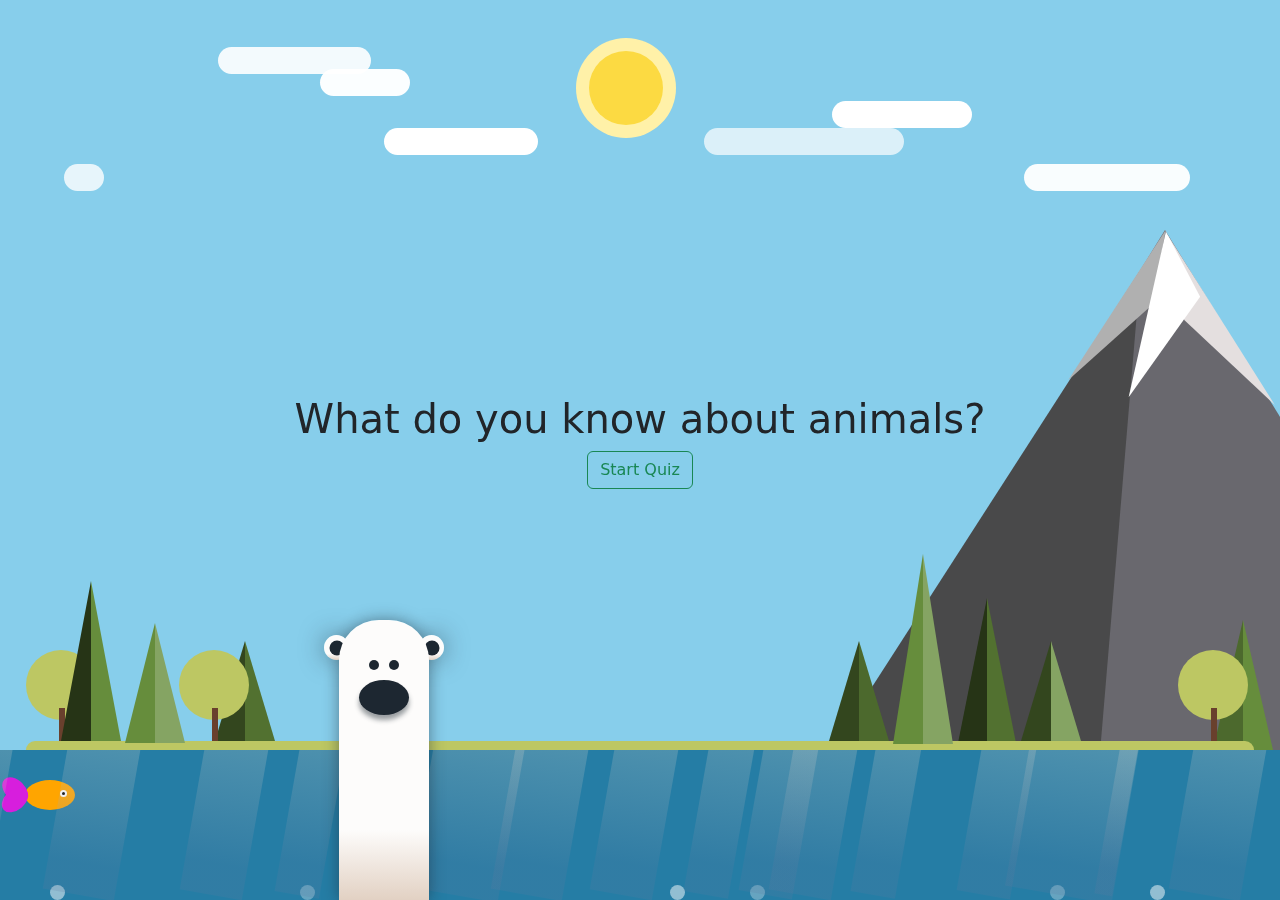
<file: index.html>
<!DOCTYPE html>
<html lang="en">
  <head>
    <title>Quiz</title>
    <meta charset="utf-8"> 
    <meta name="viewport" content="width=device-width, initial-scale=1">
    <link href="https://cdn.jsdelivr.net/npm/bootstrap@5.1.1/dist/css/bootstrap.min.css" rel="stylesheet">
   <script src="https://cdn.jsdelivr.net/npm/bootstrap@5.1.1/dist/js/bootstrap.bundle.min.js"></script>
   <link rel="stylesheet" href="style.css">
  </head>
  <body>

    <div class="skys">
        <div class="sun"></div>
        <div class="sky sky-1"></div>
        <div class="sky sky-2"></div>
        <div class="sky sky-3"></div>
        <div class="sky sky-4"></div>
        <div class="sky sky-5"></div>
        <div class="sky sky-6"></div>
        <div class="sky sky-7"></div>
    </div>  
    
    <div class="base"> 
        <div class="tree t-1"></div>
        <div class="tree t-2"></div>
        <div class="tree t-3"></div>
        <div class="tree t-16"></div>
        <div class="tree t-17"></div>
        <div class="tree t-18"></div>
        <div class="tree t-19"></div>
        <div class="tree t-20"></div>

        <div class="treeC tree-1"></div>
        <div class="treeC tree-2"></div>
        <div class="treeC tree-3"></div>
        <div class="mountain mountain-2"><div class="mountain-ice"></div></div>

        <div class="bear">
            <div class="ear is-left"></div>
            <div class="ear is-right"></div>
            <div class="body">
              <div class="eyes"></div>
              <div class="nose"></div>
            </div>
          </div>

        <div class="earth-top"></div>
			<div class="ocean">
				<div class="blue-ocean">
                    <div class="fish">
                        <div class="fish-body">
                          <div class="eye">
                            <div class="pupil"></div>
                          </div>
                        </div>
                        <div class="fin"></div>
                        <div class="fin fin-bottom"></div>
                    </div>
                    
                    <div class="bubbles bubble-1"></div>
                    <div class="bubbles bubble-5"></div>
                    <div class="bubbles bubble-2"></div>
                    <div class="bubbles bubble-6"></div>
                    <div class="bubbles bubble-3"></div>
                    <div class="bubbles bubble-7"></div>
                    <div class="bubbles bubble-4"></div>
                    <div class="bubbles bubble-8"></div>

					<div class="blue-ray"></div>
					<div class="blue-ray2"></div>
					<div class="blue-ray3"></div>
					<div class="blue-ray6"></div>
					<div class="blue-ray5"></div>
					<div class="blue-ray4"></div>
					<div class="blue-ray7"></div>
					<div class="blue-ray8"></div>
					<div class="blue-ray9"></div>
					<div class="blue-ray10"></div>
					<div class="blue-ray11"></div>
					<div class="blue-ray12"></div>
					<div class="blue-ray13"></div>
					<div class="blue-ray14"></div>
					<div class="blue-ray15"></div>
					<div class="blue-ray16"></div>
					<div class="blue-ray17"></div>
					<div class="blue-ray18"></div>
					<div class="blue-ray19"></div>
					<div class="blue-ray20"></div>	
					
				</div>	    
			</div>
		</div>
	</div>
    
      <div class="h-100 row align-items-center text-center">
        <div class="col d-flex flex-column zindex">
            <h1>What do you know about animals?</h1>
            <p>
                <a href="game.html" class="btn btn-outline-success row">Start Quiz</a>
            </p>
            
        </div>
      </div>

  </body>
</html>
</file>
<file: style.css>
html, body {
  height: 100%;
  margin: 0;
  background-color: #87CEEB;
}

.zindex {
    z-index: 100;
}

  .pyro > .before, .pyro > .after {
    position: absolute;
    width: 15px;
    height: 15px;
    border-radius: 50%;
    box-shadow: 0 0 #fff, 0 0 #fff, 0 0 #fff, 0 0 #fff, 0 0 #fff, 0 0 #fff, 0 0 #fff, 0 0 #fff, 0 0 #fff, 0 0 #fff, 0 0 #fff, 0 0 #fff, 0 0 #fff, 0 0 #fff, 0 0 #fff, 0 0 #fff, 0 0 #fff, 0 0 #fff, 0 0 #fff, 0 0 #fff, 0 0 #fff, 0 0 #fff, 0 0 #fff, 0 0 #fff, 0 0 #fff, 0 0 #fff, 0 0 #fff, 0 0 #fff, 0 0 #fff, 0 0 #fff, 0 0 #fff, 0 0 #fff, 0 0 #fff, 0 0 #fff, 0 0 #fff, 0 0 #fff, 0 0 #fff, 0 0 #fff, 0 0 #fff, 0 0 #fff, 0 0 #fff, 0 0 #fff, 0 0 #fff, 0 0 #fff, 0 0 #fff, 0 0 #fff, 0 0 #fff, 0 0 #fff, 0 0 #fff, 0 0 #fff, 0 0 #fff;
    -moz-animation: 1s bang ease-out infinite backwards, 1s gravity ease-in infinite backwards, 5s position linear infinite backwards;
    -webkit-animation: 1s bang ease-out infinite backwards, 1s gravity ease-in infinite backwards, 5s position linear infinite backwards;
    -o-animation: 1s bang ease-out infinite backwards, 1s gravity ease-in infinite backwards, 5s position linear infinite backwards;
    -ms-animation: 1s bang ease-out infinite backwards, 1s gravity ease-in infinite backwards, 5s position linear infinite backwards;
    animation: 1s bang ease-out infinite backwards, 1s gravity ease-in infinite backwards, 5s position linear infinite backwards;
  }
  
  .pyro > .after {
    -moz-animation-delay: 1.25s, 1.25s, 1.25s;
    -webkit-animation-delay: 1.25s, 1.25s, 1.25s;
    -o-animation-delay: 1.25s, 1.25s, 1.25s;
    -ms-animation-delay: 1.25s, 1.25s, 1.25s;
    animation-delay: 1.25s, 1.25s, 1.25s;
    -moz-animation-duration: 1.25s, 1.25s, 6.25s;
    -webkit-animation-duration: 1.25s, 1.25s, 6.25s;
    -o-animation-duration: 1.25s, 1.25s, 6.25s;
    -ms-animation-duration: 1.25s, 1.25s, 6.25s;
    animation-duration: 1.25s, 1.25s, 6.25s;
  }
  
  @-webkit-keyframes bang {
    to {
      box-shadow: 122px -219.6666666667px #8000ff, 157px -192.6666666667px #ff006f, 182px -196.6666666667px #00aaff, -146px -350.6666666667px #dd00ff, 114px -295.6666666667px #88ff00, 213px -199.6666666667px #aeff00, -76px -276.6666666667px #00ffa6, -84px -16.6666666667px #ff00a2, -183px 44.3333333333px #ff2b00, -146px 26.3333333333px #4800ff, 26px -161.6666666667px #77ff00, 62px -169.6666666667px #00ffea, 92px -226.6666666667px #ff3300, 5px -269.6666666667px #4dff00, -216px 79.3333333333px #d500ff, 111px 57.3333333333px #aa00ff, 32px -263.6666666667px #00ff37, -138px -196.6666666667px #f700ff, 31px -282.6666666667px #eaff00, 125px -196.6666666667px #003cff, 229px -155.6666666667px #d000ff, -36px -390.6666666667px #0088ff, 28px 71.3333333333px #1aff00, 31px -335.6666666667px #ff0044, 193px -266.6666666667px #00fff7, 146px -168.6666666667px #004dff, -74px -306.6666666667px #d9ff00, -49px -55.6666666667px #00ff40, 121px 4.3333333333px #ff002f, 208px -209.6666666667px #ff0040, 110px -304.6666666667px #ffb700, -190px -398.6666666667px #ffbf00, -193px -42.6666666667px #0055ff, -105px -145.6666666667px #ff5900, -85px -107.6666666667px #00e6ff, -129px -250.6666666667px #ff6200, -123px 20.3333333333px #5eff00, 220px -156.6666666667px #ff00d9, 112px 26.3333333333px #0080ff, 41px 24.3333333333px #62ff00, -190px -242.6666666667px aqua, -38px -392.6666666667px #3300ff, 179px -75.6666666667px #40ff00, 210px -361.6666666667px #ee00ff, -240px -235.6666666667px #00ffb7, -182px -100.6666666667px #ff00bb, -49px -161.6666666667px #0d00ff, -190px 10.3333333333px #00ccff, -162px -106.6666666667px #00ff66, -183px -278.6666666667px #ff006f, -181px -212.6666666667px #0077ff;
    }
  }
  @-moz-keyframes bang {
    to {
      box-shadow: 122px -219.6666666667px #8000ff, 157px -192.6666666667px #ff006f, 182px -196.6666666667px #00aaff, -146px -350.6666666667px #dd00ff, 114px -295.6666666667px #88ff00, 213px -199.6666666667px #aeff00, -76px -276.6666666667px #00ffa6, -84px -16.6666666667px #ff00a2, -183px 44.3333333333px #ff2b00, -146px 26.3333333333px #4800ff, 26px -161.6666666667px #77ff00, 62px -169.6666666667px #00ffea, 92px -226.6666666667px #ff3300, 5px -269.6666666667px #4dff00, -216px 79.3333333333px #d500ff, 111px 57.3333333333px #aa00ff, 32px -263.6666666667px #00ff37, -138px -196.6666666667px #f700ff, 31px -282.6666666667px #eaff00, 125px -196.6666666667px #003cff, 229px -155.6666666667px #d000ff, -36px -390.6666666667px #0088ff, 28px 71.3333333333px #1aff00, 31px -335.6666666667px #ff0044, 193px -266.6666666667px #00fff7, 146px -168.6666666667px #004dff, -74px -306.6666666667px #d9ff00, -49px -55.6666666667px #00ff40, 121px 4.3333333333px #ff002f, 208px -209.6666666667px #ff0040, 110px -304.6666666667px #ffb700, -190px -398.6666666667px #ffbf00, -193px -42.6666666667px #0055ff, -105px -145.6666666667px #ff5900, -85px -107.6666666667px #00e6ff, -129px -250.6666666667px #ff6200, -123px 20.3333333333px #5eff00, 220px -156.6666666667px #ff00d9, 112px 26.3333333333px #0080ff, 41px 24.3333333333px #62ff00, -190px -242.6666666667px aqua, -38px -392.6666666667px #3300ff, 179px -75.6666666667px #40ff00, 210px -361.6666666667px #ee00ff, -240px -235.6666666667px #00ffb7, -182px -100.6666666667px #ff00bb, -49px -161.6666666667px #0d00ff, -190px 10.3333333333px #00ccff, -162px -106.6666666667px #00ff66, -183px -278.6666666667px #ff006f, -181px -212.6666666667px #0077ff;
    }
  }
  @-o-keyframes bang {
    to {
      box-shadow: 122px -219.6666666667px #8000ff, 157px -192.6666666667px #ff006f, 182px -196.6666666667px #00aaff, -146px -350.6666666667px #dd00ff, 114px -295.6666666667px #88ff00, 213px -199.6666666667px #aeff00, -76px -276.6666666667px #00ffa6, -84px -16.6666666667px #ff00a2, -183px 44.3333333333px #ff2b00, -146px 26.3333333333px #4800ff, 26px -161.6666666667px #77ff00, 62px -169.6666666667px #00ffea, 92px -226.6666666667px #ff3300, 5px -269.6666666667px #4dff00, -216px 79.3333333333px #d500ff, 111px 57.3333333333px #aa00ff, 32px -263.6666666667px #00ff37, -138px -196.6666666667px #f700ff, 31px -282.6666666667px #eaff00, 125px -196.6666666667px #003cff, 229px -155.6666666667px #d000ff, -36px -390.6666666667px #0088ff, 28px 71.3333333333px #1aff00, 31px -335.6666666667px #ff0044, 193px -266.6666666667px #00fff7, 146px -168.6666666667px #004dff, -74px -306.6666666667px #d9ff00, -49px -55.6666666667px #00ff40, 121px 4.3333333333px #ff002f, 208px -209.6666666667px #ff0040, 110px -304.6666666667px #ffb700, -190px -398.6666666667px #ffbf00, -193px -42.6666666667px #0055ff, -105px -145.6666666667px #ff5900, -85px -107.6666666667px #00e6ff, -129px -250.6666666667px #ff6200, -123px 20.3333333333px #5eff00, 220px -156.6666666667px #ff00d9, 112px 26.3333333333px #0080ff, 41px 24.3333333333px #62ff00, -190px -242.6666666667px aqua, -38px -392.6666666667px #3300ff, 179px -75.6666666667px #40ff00, 210px -361.6666666667px #ee00ff, -240px -235.6666666667px #00ffb7, -182px -100.6666666667px #ff00bb, -49px -161.6666666667px #0d00ff, -190px 10.3333333333px #00ccff, -162px -106.6666666667px #00ff66, -183px -278.6666666667px #ff006f, -181px -212.6666666667px #0077ff;
    }
  }
  @-ms-keyframes bang {
    to {
      box-shadow: 122px -219.6666666667px #8000ff, 157px -192.6666666667px #ff006f, 182px -196.6666666667px #00aaff, -146px -350.6666666667px #dd00ff, 114px -295.6666666667px #88ff00, 213px -199.6666666667px #aeff00, -76px -276.6666666667px #00ffa6, -84px -16.6666666667px #ff00a2, -183px 44.3333333333px #ff2b00, -146px 26.3333333333px #4800ff, 26px -161.6666666667px #77ff00, 62px -169.6666666667px #00ffea, 92px -226.6666666667px #ff3300, 5px -269.6666666667px #4dff00, -216px 79.3333333333px #d500ff, 111px 57.3333333333px #aa00ff, 32px -263.6666666667px #00ff37, -138px -196.6666666667px #f700ff, 31px -282.6666666667px #eaff00, 125px -196.6666666667px #003cff, 229px -155.6666666667px #d000ff, -36px -390.6666666667px #0088ff, 28px 71.3333333333px #1aff00, 31px -335.6666666667px #ff0044, 193px -266.6666666667px #00fff7, 146px -168.6666666667px #004dff, -74px -306.6666666667px #d9ff00, -49px -55.6666666667px #00ff40, 121px 4.3333333333px #ff002f, 208px -209.6666666667px #ff0040, 110px -304.6666666667px #ffb700, -190px -398.6666666667px #ffbf00, -193px -42.6666666667px #0055ff, -105px -145.6666666667px #ff5900, -85px -107.6666666667px #00e6ff, -129px -250.6666666667px #ff6200, -123px 20.3333333333px #5eff00, 220px -156.6666666667px #ff00d9, 112px 26.3333333333px #0080ff, 41px 24.3333333333px #62ff00, -190px -242.6666666667px aqua, -38px -392.6666666667px #3300ff, 179px -75.6666666667px #40ff00, 210px -361.6666666667px #ee00ff, -240px -235.6666666667px #00ffb7, -182px -100.6666666667px #ff00bb, -49px -161.6666666667px #0d00ff, -190px 10.3333333333px #00ccff, -162px -106.6666666667px #00ff66, -183px -278.6666666667px #ff006f, -181px -212.6666666667px #0077ff;
    }
  }
  @keyframes bang {
    to {
      box-shadow: 122px -219.6666666667px #8000ff, 157px -192.6666666667px #ff006f, 182px -196.6666666667px #00aaff, -146px -350.6666666667px #dd00ff, 114px -295.6666666667px #88ff00, 213px -199.6666666667px #aeff00, -76px -276.6666666667px #00ffa6, -84px -16.6666666667px #ff00a2, -183px 44.3333333333px #ff2b00, -146px 26.3333333333px #4800ff, 26px -161.6666666667px #77ff00, 62px -169.6666666667px #00ffea, 92px -226.6666666667px #ff3300, 5px -269.6666666667px #4dff00, -216px 79.3333333333px #d500ff, 111px 57.3333333333px #aa00ff, 32px -263.6666666667px #00ff37, -138px -196.6666666667px #f700ff, 31px -282.6666666667px #eaff00, 125px -196.6666666667px #003cff, 229px -155.6666666667px #d000ff, -36px -390.6666666667px #0088ff, 28px 71.3333333333px #1aff00, 31px -335.6666666667px #ff0044, 193px -266.6666666667px #00fff7, 146px -168.6666666667px #004dff, -74px -306.6666666667px #d9ff00, -49px -55.6666666667px #00ff40, 121px 4.3333333333px #ff002f, 208px -209.6666666667px #ff0040, 110px -304.6666666667px #ffb700, -190px -398.6666666667px #ffbf00, -193px -42.6666666667px #0055ff, -105px -145.6666666667px #ff5900, -85px -107.6666666667px #00e6ff, -129px -250.6666666667px #ff6200, -123px 20.3333333333px #5eff00, 220px -156.6666666667px #ff00d9, 112px 26.3333333333px #0080ff, 41px 24.3333333333px #62ff00, -190px -242.6666666667px aqua, -38px -392.6666666667px #3300ff, 179px -75.6666666667px #40ff00, 210px -361.6666666667px #ee00ff, -240px -235.6666666667px #00ffb7, -182px -100.6666666667px #ff00bb, -49px -161.6666666667px #0d00ff, -190px 10.3333333333px #00ccff, -162px -106.6666666667px #00ff66, -183px -278.6666666667px #ff006f, -181px -212.6666666667px #0077ff;
    }
  }
  @-webkit-keyframes gravity {
    to {
      transform: translateY(200px);
      -moz-transform: translateY(200px);
      -webkit-transform: translateY(200px);
      -o-transform: translateY(200px);
      -ms-transform: translateY(200px);
      opacity: 0;
    }
  }
  @-moz-keyframes gravity {
    to {
      transform: translateY(200px);
      -moz-transform: translateY(200px);
      -webkit-transform: translateY(200px);
      -o-transform: translateY(200px);
      -ms-transform: translateY(200px);
      opacity: 0;
    }
  }
  @-o-keyframes gravity {
    to {
      transform: translateY(200px);
      -moz-transform: translateY(200px);
      -webkit-transform: translateY(200px);
      -o-transform: translateY(200px);
      -ms-transform: translateY(200px);
      opacity: 0;
    }
  }
  @-ms-keyframes gravity {
    to {
      transform: translateY(200px);
      -moz-transform: translateY(200px);
      -webkit-transform: translateY(200px);
      -o-transform: translateY(200px);
      -ms-transform: translateY(200px);
      opacity: 0;
    }
  }
  @keyframes gravity {
    to {
      transform: translateY(200px);
      -moz-transform: translateY(200px);
      -webkit-transform: translateY(200px);
      -o-transform: translateY(200px);
      -ms-transform: translateY(200px);
      opacity: 0;
    }
  }
  @-webkit-keyframes position {
    0%, 19.9% {
      margin-top: 10%;
      margin-left: 40%;
    }
    20%, 39.9% {
      margin-top: 40%;
      margin-left: 30%;
    }
    40%, 59.9% {
      margin-top: 20%;
      margin-left: 70%;
    }
    60%, 79.9% {
      margin-top: 30%;
      margin-left: 20%;
    }
    80%, 99.9% {
      margin-top: 30%;
      margin-left: 80%;
    }
  }
  @-moz-keyframes position {
    0%, 19.9% {
      margin-top: 10%;
      margin-left: 40%;
    }
    20%, 39.9% {
      margin-top: 40%;
      margin-left: 30%;
    }
    40%, 59.9% {
      margin-top: 20%;
      margin-left: 70%;
    }
    60%, 79.9% {
      margin-top: 30%;
      margin-left: 20%;
    }
    80%, 99.9% {
      margin-top: 30%;
      margin-left: 80%;
    }
  }
  @-o-keyframes position {
    0%, 19.9% {
      margin-top: 10%;
      margin-left: 40%;
    }
    20%, 39.9% {
      margin-top: 40%;
      margin-left: 30%;
    }
    40%, 59.9% {
      margin-top: 20%;
      margin-left: 70%;
    }
    60%, 79.9% {
      margin-top: 30%;
      margin-left: 20%;
    }
    80%, 99.9% {
      margin-top: 30%;
      margin-left: 80%;
    }
  }
  @-ms-keyframes position {
    0%, 19.9% {
      margin-top: 10%;
      margin-left: 40%;
    }
    20%, 39.9% {
      margin-top: 40%;
      margin-left: 30%;
    }
    40%, 59.9% {
      margin-top: 20%;
      margin-left: 70%;
    }
    60%, 79.9% {
      margin-top: 30%;
      margin-left: 20%;
    }
    80%, 99.9% {
      margin-top: 30%;
      margin-left: 80%;
    }
  }
  @keyframes position {
    0%, 19.9% {
      margin-top: 10%;
      margin-left: 40%;
    }
    20%, 39.9% {
      margin-top: 40%;
      margin-left: 30%;
    }
    40%, 59.9% {
      margin-top: 20%;
      margin-left: 70%;
    }
    60%, 79.9% {
      margin-top: 30%;
      margin-left: 20%;
    }
    80%, 99.9% {
      margin-top: 30%;
      margin-left: 80%;
    }
  }

.bear {
  position: absolute;
  bottom: 0;
  left: 30%;
  width: 90px;
  height: 45vh;
  min-height: 180px;
  max-height: 280px;
  transform: translate3d(-50%, 0, 0);
  border-radius: 40px 40px 0 0;
  box-shadow: 0px 0px 15px 0px rgba(29, 39, 49, 0.5);
  -webkit-animation: 800ms ease-out 400ms both peekaboo;
          animation: 800ms ease-out 400ms both peekaboo;
          z-index: 10;
}
.bear .body {
  background-image: linear-gradient(to bottom, #fdfcfb 0%, #fdfcfb 75%, #e2d1c3 100%);
  border-radius: 40px 40px 0 0;
  width: 100%;
  height: 100%;
  z-index: 2;
  position: relative;
}
.bear .ear {
  width: 25px;
  height: 25px;
  background-image: linear-gradient(to bottom, #fdfcfb 0%, #fdfcfb 75%, #e2d1c3 100%);
  border-radius: 50%;
  position: absolute;
  top: 15px;
  z-index: 1;
  box-shadow: 0px 0px 25px 0px rgba(29, 39, 49, 0.5);
}
.bear .ear:before {
  width: 15px;
  height: 15px;
  border-radius: 50%;
  background-color: #1d2731;
  position: absolute;
  content: "";
  top: 50%;
  left: 50%;
  transform: translate3d(-50%, -50%, 0);
}
.bear .ear.is-left {
  left: -15px;
  -webkit-animation: 600ms ease-in-out 1400ms left-ear-movement;
          animation: 600ms ease-in-out 1400ms left-ear-movement;
}
.bear .ear.is-right {
  right: -15px;
  -webkit-animation: 600ms ease-in 1400ms right-ear-movement;
          animation: 600ms ease-in 1400ms right-ear-movement;
}
.bear .eyes {
  position: absolute;
  width: 100%;
  top: 40px;
  left: 0;
  z-index: 2;
}
.bear .eyes:before, .bear .eyes:after {
  content: "";
  width: 10px;
  height: 10px;
  position: absolute;
  background-color: #1d2731;
  top: 0;
  border-radius: 50%;
}
.bear .eyes:before {
  left: 50px;
}
.bear .eyes:after {
  right: 50px;
}
.bear .nose {
  position: absolute;
  width: 50px;
  height: 35px;
  border-radius: 50%;
  background-color: #1d2731;
  box-shadow: 0px 5px 5px 0px rgba(29, 39, 49, 0.45);
  top: 60px;
  left: 50%;
  transform: translateX(-50%);
}

@-webkit-keyframes peekaboo {
  0% {
    transform: translate3d(-50%, 120%, 0);
  }
  100% {
    transform: translateY(-50%, 0, 0);
  }
}

@keyframes peekaboo {
  0% {
    transform: translate3d(-50%, 120%, 0);
  }
  100% {
    transform: translateY(-50%, 0, 0);
  }
}
@-webkit-keyframes right-ear-movement {
  0% {
    transform: translate3d(0, 0, 0);
  }
  10% {
    transform: translate3d(-15px, -20px, 0);
  }
  50% {
    transform: translate3d(0, 0, 0);
  }
  60% {
    transform: translate3d(-15px, -20px, 0);
  }
  100% {
    transform: translate3d(0, 0, 0);
  }
}
@keyframes right-ear-movement {
  0% {
    transform: translate3d(0, 0, 0);
  }
  10% {
    transform: translate3d(-15px, -20px, 0);
  }
  50% {
    transform: translate3d(0, 0, 0);
  }
  60% {
    transform: translate3d(-15px, -20px, 0);
  }
  100% {
    transform: translate3d(0, 0, 0);
  }
}
@-webkit-keyframes left-ear-movement {
  0% {
    transform: translate3d(0, 0, 0);
  }
  10% {
    transform: translate3d(15px, -20px, 0);
  }
  50% {
    transform: translate3d(0, 0, 0);
  }
  60% {
    transform: translate3d(15px, -20px, 0);
  }
  100% {
    transform: translate3d(0, 0, 0);
  }
}
@keyframes left-ear-movement {
  0% {
    transform: translate3d(0, 0, 0);
  }
  10% {
    transform: translate3d(15px, -20px, 0);
  }
  50% {
    transform: translate3d(0, 0, 0);
  }
  60% {
    transform: translate3d(15px, -20px, 0);
  }
  100% {
    transform: translate3d(0, 0, 0);
  }
}

.skys {
    position: absolute;
    top: 0;
    left: 0;
    height: 20%;
    width: 100%;
    margin-top:3%
  }
  .skys .sun {
    position: absolute;
    width: 100px;
    height: 100px;
    border-radius: 50%;
    background-color: #fff1a8;
    left: calc(50% - 5%);
  }
  .skys .sun::before {
    position: absolute;
    content: "";
    top: 13%;
    left: 13%;
    width: 74%;
    height: 74%;
    border-radius: inherit;
    background-color: #fcda42;
    -webkit-animation: sunOpacity 5s linear infinite;
            animation: sunOpacity 5s linear infinite;
  }
  .skys .sky {
    position: absolute;
    background-color: #fff;
    width: 12%;
    height: 15%;
    border-radius: 30px;
    top: 5%;
    left: 5%;
    -webkit-animation: flyTransform 30s linear infinite;
            animation: flyTransform 30s linear infinite;
  }
  .skys .sky-1 {
    top: 70%;
    width: 40px;
    opacity: 0.8;
    -webkit-animation-duration: 26s;
            animation-duration: 26s;
    animation-direction: alternate-reverse;
  }
  .skys .sky-2 {
    left: 17%;
    opacity: 0.9;
    -webkit-animation-duration: 28s;
            animation-duration: 28s;
  }
  .skys .sky-3 {
    left: 25%;
    top: 17%;
    width: 90px;
    opacity: 0.97;
    -webkit-animation-duration: 24s;
            animation-duration: 24s;
    animation-direction: alternate-reverse;
  }
  .skys .sky-4 {
    top: 50%;
    left: 30%;
    -webkit-animation-duration: 40s;
            animation-duration: 40s;
  }
  .skys .sky-5 {
    top: 35%;
    left: 65%;
    width: 140px;
    -webkit-animation-duration: 36s;
            animation-duration: 36s;
  }
  .skys .sky-6 {
    top: 50%;
    left: 55%;
    width: 200px;
    animation-direction: alternate-reverse;
    opacity: 0.7;
  }
  .skys .sky-7 {
    left: 80%;
    top: 70%;
    width: 13%;
    opacity: 0.95;
    -webkit-animation-duration: 32s;
            animation-duration: 32s;
  }
  
  @-webkit-keyframes flyTransform {
    from {
      transform: translateX(0);
    }
    25% {
      transform: translateX(30%);
    }
    50% {
      transform: translateX(-20%);
    }
    to {
      transform: translateX(0);
    }
  }
  
  @keyframes flyTransform {
    from {
      transform: translateX(0);
    }
    25% {
      transform: translateX(30%);
    }
    50% {
      transform: translateX(-20%);
    }
    to {
      transform: translateX(0);
    }
  }
  @-webkit-keyframes sunOpacity {
    from {
      opacity: 1;
    }
    50% {
      opacity: 0.6;
      transform: scale(0.9);
    }
    80% {
      transform: scale(1.1);
    }
    to {
      opacity: 1;
    }
  }
  @keyframes sunOpacity {
    from {
      opacity: 1;
    }
    50% {
      opacity: 0.6;
      transform: scale(0.9);
    }
    80% {
      transform: scale(1.1);
    }
    to {
      opacity: 1;
    }
  }

.earth-top {
    position: absolute;
    bottom: 150px;
    left: 2%;
    width: 96%;
    height: 6%;
    border-radius: 20px 20px 0 0;
    background-color: #bdc763;
    z-index: 5;
}

.mountain {
    position: absolute;
    bottom: 150px;
    left: 10%;
    border: 200px solid transparent;
    border-bottom: 540px solid #69686e;
  }
  .mountain::before {
    position: absolute;
    content: "";
    border: 40px solid transparent;
    border-bottom: 340px solid #49494a;
    top: -40px;
    left: -55px;
    transform: skew(-10deg);
  }
  .mountain-ice {
    position: absolute;
    top: 0;
    left: -48px;
    border: 75px solid transparent;
    border-left: 35px solid #b0b0b0;
    transform: skew(-33deg);
  }
  .mountain-ice::before {
    position: absolute;
    content: "";
    top: -70px;
    left: -43px;
    border: 85px solid transparent;
    border-right: 37px solid rgb(228, 223, 223);
    transform: skew(52deg);
  }
  .mountain-ice::after {
    position: absolute;
    content: "";
    border: 90px solid transparent;
    border-left: 45px solid #fff;
    transform: rotate(-23deg);
    left: -4px;
    top: -107px;
  }
  .mountain.mountain-2 {
    left: 66%;
    border: 320px solid transparent;
    border-bottom: 520px solid #69686e;
  }
  .mountain.mountain-2::before {
    border: 140px solid transparent;
    border-bottom: 500px solid #49494a;
    top: -100px;
    left: -230px;
    transform: skew(-20deg);
  }
  .mountain.mountain-2-ice::before {
    border: 42px solid transparent;
    border-right: 60px solid #fff;
    transform: skew(49deg);
  }

  .treeC {
    position: absolute;
    bottom: 180px;
    left: 10%;
    width: 70px;
    height: 70px;
    background-color: #bdc763;
    border-radius: 50%;
    z-index: 5;
  }
  .treeC::before {
    position: absolute;
    content: "";
    height: 33px;
    width: 6px;
    left: 33px;
    top: 58px;
    background-color: #69402d;
  }
  .tree-1 {
    left: 14%;
  }
  .tree-2 {
    left: 2%;
  }
  .tree-3 {
    left: 92%;
  }

.ocean {
  height: 150px;
}

.blue-ocean {
	position: relative;
    background-color: #257da5;
    width: 100%;
    height: 100%;
    overflow: hidden;
}

.blue-ray {
	width: 8vmin;
    height: 105%;
    position: absolute;
	right:2%;
    transform: rotate(10deg);
    top: -8%;
	background: #f7e6d3; /* Old browsers */
	background: -moz-linear-gradient(top,  #f7e6d3 0%, #607aa0 80%, #607aa0 82%, #607aa0 84%, #607aa0 100%, #607aa0 100%); /* FF3.6+ */
	background: -webkit-gradient(linear, left top, left bottom, color-stop(0%,#f7e6d3), color-stop(80%,#607aa0), color-stop(82%,#607aa0), color-stop(84%,#607aa0), color-stop(100%,#607aa0), color-stop(100%,#607aa0)); /* Chrome,Safari4+ */
	background: -webkit-linear-gradient(top,  #f7e6d3 0%,#607aa0 80%,#607aa0 82%,#607aa0 84%,#607aa0 100%,#607aa0 100%); /* Chrome10+,Safari5.1+ */
	background: -o-linear-gradient(top,  #f7e6d3 0%,#607aa0 80%,#607aa0 82%,#607aa0 84%,#607aa0 100%,#607aa0 100%); /* Opera 11.10+ */
	background: -ms-linear-gradient(top,  #f7e6d3 0%,#607aa0 80%,#607aa0 82%,#607aa0 84%,#607aa0 100%,#607aa0 100%); /* IE10+ */
	background: linear-gradient(to bottom,  #f7e6d3 0%,#607aa0 80%,#607aa0 82%,#607aa0 84%,#607aa0 100%,#607aa0 100%); /* W3C */
	filter: progid:DXImageTransform.Microsoft.gradient( startColorstr='#f7e6d3', endColorstr='#607aa0',GradientType=0 ); /* IE6-9 */
    opacity: .2;
	animation: raymove 4s linear infinite;
}

.blue-ray2 {
	width: 6vmin;
    height: 105%;
    position: absolute;
		right:20%;
    transform: rotate(10deg);
    top: -8%;
	background: #f7e6d3; /* Old browsers */
	background: -moz-linear-gradient(top,  #f7e6d3 0%, #607aa0 80%, #607aa0 82%, #607aa0 84%, #607aa0 100%, #607aa0 100%); /* FF3.6+ */
	background: -webkit-gradient(linear, left top, left bottom, color-stop(0%,#f7e6d3), color-stop(80%,#607aa0), color-stop(82%,#607aa0), color-stop(84%,#607aa0), color-stop(100%,#607aa0), color-stop(100%,#607aa0)); /* Chrome,Safari4+ */
	background: -webkit-linear-gradient(top,  #f7e6d3 0%,#607aa0 80%,#607aa0 82%,#607aa0 84%,#607aa0 100%,#607aa0 100%); /* Chrome10+,Safari5.1+ */
	background: -o-linear-gradient(top,  #f7e6d3 0%,#607aa0 80%,#607aa0 82%,#607aa0 84%,#607aa0 100%,#607aa0 100%); /* Opera 11.10+ */
	background: -ms-linear-gradient(top,  #f7e6d3 0%,#607aa0 80%,#607aa0 82%,#607aa0 84%,#607aa0 100%,#607aa0 100%); /* IE10+ */
	background: linear-gradient(to bottom,  #f7e6d3 0%,#607aa0 80%,#607aa0 82%,#607aa0 84%,#607aa0 100%,#607aa0 100%); /* W3C */
	filter: progid:DXImageTransform.Microsoft.gradient( startColorstr='#f7e6d3', endColorstr='#607aa0',GradientType=0 ); /* IE6-9 */
    opacity: .2;
	animation: raymove 4s linear infinite;
}

.blue-ray3 {
	width: 2vmin;
    height: 105%;
    position: absolute;
		right:12%;
    transform: rotate(10deg);
    top: -8%;
	background: #f7e6d3; /* Old browsers */
	background: -moz-linear-gradient(top,  #f7e6d3 0%, #607aa0 80%, #607aa0 82%, #607aa0 84%, #607aa0 100%, #607aa0 100%); /* FF3.6+ */
	background: -webkit-gradient(linear, left top, left bottom, color-stop(0%,#f7e6d3), color-stop(80%,#607aa0), color-stop(82%,#607aa0), color-stop(84%,#607aa0), color-stop(100%,#607aa0), color-stop(100%,#607aa0)); /* Chrome,Safari4+ */
	background: -webkit-linear-gradient(top,  #f7e6d3 0%,#607aa0 80%,#607aa0 82%,#607aa0 84%,#607aa0 100%,#607aa0 100%); /* Chrome10+,Safari5.1+ */
	background: -o-linear-gradient(top,  #f7e6d3 0%,#607aa0 80%,#607aa0 82%,#607aa0 84%,#607aa0 100%,#607aa0 100%); /* Opera 11.10+ */
	background: -ms-linear-gradient(top,  #f7e6d3 0%,#607aa0 80%,#607aa0 82%,#607aa0 84%,#607aa0 100%,#607aa0 100%); /* IE10+ */
	background: linear-gradient(to bottom,  #f7e6d3 0%,#607aa0 80%,#607aa0 82%,#607aa0 84%,#607aa0 100%,#607aa0 100%); /* W3C */
	filter: progid:DXImageTransform.Microsoft.gradient( startColorstr='#f7e6d3', endColorstr='#607aa0',GradientType=0 ); /* IE6-9 */
    opacity: .2;
	animation: raymove 6s linear infinite;
}

.blue-ray5 {
	width: 12vmin;
    height: 105%;
    position: absolute;
		right:12%;
    transform: rotate(10deg);
    top: -8%;
	background: #f7e6d3; /* Old browsers */
	background: -moz-linear-gradient(top,  #f7e6d3 0%, #607aa0 80%, #607aa0 82%, #607aa0 84%, #607aa0 100%, #607aa0 100%); /* FF3.6+ */
	background: -webkit-gradient(linear, left top, left bottom, color-stop(0%,#f7e6d3), color-stop(80%,#607aa0), color-stop(82%,#607aa0), color-stop(84%,#607aa0), color-stop(100%,#607aa0), color-stop(100%,#607aa0)); /* Chrome,Safari4+ */
	background: -webkit-linear-gradient(top,  #f7e6d3 0%,#607aa0 80%,#607aa0 82%,#607aa0 84%,#607aa0 100%,#607aa0 100%); /* Chrome10+,Safari5.1+ */
	background: -o-linear-gradient(top,  #f7e6d3 0%,#607aa0 80%,#607aa0 82%,#607aa0 84%,#607aa0 100%,#607aa0 100%); /* Opera 11.10+ */
	background: -ms-linear-gradient(top,  #f7e6d3 0%,#607aa0 80%,#607aa0 82%,#607aa0 84%,#607aa0 100%,#607aa0 100%); /* IE10+ */
	background: linear-gradient(to bottom,  #f7e6d3 0%,#607aa0 80%,#607aa0 82%,#607aa0 84%,#607aa0 100%,#607aa0 100%); /* W3C */
	filter: progid:DXImageTransform.Microsoft.gradient( startColorstr='#f7e6d3', endColorstr='#607aa0',GradientType=0 ); /* IE6-9 */
    opacity: .2;
	animation: raymove 5s linear infinite;
}


.blue-ray9 {
	width: 5vmin;
    height: 105%;
    position: absolute;
		right:29%;
    transform: rotate(10deg);
    top: -8%;
	background: #f7e6d3; /* Old browsers */
	background: -moz-linear-gradient(top,  #f7e6d3 0%, #607aa0 80%, #607aa0 82%, #607aa0 84%, #607aa0 100%, #607aa0 100%); /* FF3.6+ */
	background: -webkit-gradient(linear, left top, left bottom, color-stop(0%,#f7e6d3), color-stop(80%,#607aa0), color-stop(82%,#607aa0), color-stop(84%,#607aa0), color-stop(100%,#607aa0), color-stop(100%,#607aa0)); /* Chrome,Safari4+ */
	background: -webkit-linear-gradient(top,  #f7e6d3 0%,#607aa0 80%,#607aa0 82%,#607aa0 84%,#607aa0 100%,#607aa0 100%); /* Chrome10+,Safari5.1+ */
	background: -o-linear-gradient(top,  #f7e6d3 0%,#607aa0 80%,#607aa0 82%,#607aa0 84%,#607aa0 100%,#607aa0 100%); /* Opera 11.10+ */
	background: -ms-linear-gradient(top,  #f7e6d3 0%,#607aa0 80%,#607aa0 82%,#607aa0 84%,#607aa0 100%,#607aa0 100%); /* IE10+ */
	background: linear-gradient(to bottom,  #f7e6d3 0%,#607aa0 80%,#607aa0 82%,#607aa0 84%,#607aa0 100%,#607aa0 100%); /* W3C */
	filter: progid:DXImageTransform.Microsoft.gradient( startColorstr='#f7e6d3', endColorstr='#607aa0',GradientType=0 ); /* IE6-9 */
    opacity: .2;
	animation: raymove 4s linear infinite;
}

.blue-ray10 {
	width: 7vmin;
    height: 105%;
    position: absolute;
		right:34%;
    transform: rotate(10deg);
    top: -8%;
	background: #f7e6d3; /* Old browsers */
	background: -moz-linear-gradient(top,  #f7e6d3 0%, #607aa0 80%, #607aa0 82%, #607aa0 84%, #607aa0 100%, #607aa0 100%); /* FF3.6+ */
	background: -webkit-gradient(linear, left top, left bottom, color-stop(0%,#f7e6d3), color-stop(80%,#607aa0), color-stop(82%,#607aa0), color-stop(84%,#607aa0), color-stop(100%,#607aa0), color-stop(100%,#607aa0)); /* Chrome,Safari4+ */
	background: -webkit-linear-gradient(top,  #f7e6d3 0%,#607aa0 80%,#607aa0 82%,#607aa0 84%,#607aa0 100%,#607aa0 100%); /* Chrome10+,Safari5.1+ */
	background: -o-linear-gradient(top,  #f7e6d3 0%,#607aa0 80%,#607aa0 82%,#607aa0 84%,#607aa0 100%,#607aa0 100%); /* Opera 11.10+ */
	background: -ms-linear-gradient(top,  #f7e6d3 0%,#607aa0 80%,#607aa0 82%,#607aa0 84%,#607aa0 100%,#607aa0 100%); /* IE10+ */
	background: linear-gradient(to bottom,  #f7e6d3 0%,#607aa0 80%,#607aa0 82%,#607aa0 84%,#607aa0 100%,#607aa0 100%); /* W3C */
	filter: progid:DXImageTransform.Microsoft.gradient( startColorstr='#f7e6d3', endColorstr='#607aa0',GradientType=0 ); /* IE6-9 */
    opacity: .2;
	animation: raymove 4s linear infinite;
}

.blue-ray11 {
	width: 6vmin;
    height: 105%;
    position: absolute;
		right:37%;
    transform: rotate(10deg);
    top: -8%;
	background: #f7e6d3; /* Old browsers */
	background: -moz-linear-gradient(top,  #f7e6d3 0%, #607aa0 80%, #607aa0 82%, #607aa0 84%, #607aa0 100%, #607aa0 100%); /* FF3.6+ */
	background: -webkit-gradient(linear, left top, left bottom, color-stop(0%,#f7e6d3), color-stop(80%,#607aa0), color-stop(82%,#607aa0), color-stop(84%,#607aa0), color-stop(100%,#607aa0), color-stop(100%,#607aa0)); /* Chrome,Safari4+ */
	background: -webkit-linear-gradient(top,  #f7e6d3 0%,#607aa0 80%,#607aa0 82%,#607aa0 84%,#607aa0 100%,#607aa0 100%); /* Chrome10+,Safari5.1+ */
	background: -o-linear-gradient(top,  #f7e6d3 0%,#607aa0 80%,#607aa0 82%,#607aa0 84%,#607aa0 100%,#607aa0 100%); /* Opera 11.10+ */
	background: -ms-linear-gradient(top,  #f7e6d3 0%,#607aa0 80%,#607aa0 82%,#607aa0 84%,#607aa0 100%,#607aa0 100%); /* IE10+ */
	background: linear-gradient(to bottom,  #f7e6d3 0%,#607aa0 80%,#607aa0 82%,#607aa0 84%,#607aa0 100%,#607aa0 100%); /* W3C */
	filter: progid:DXImageTransform.Microsoft.gradient( startColorstr='#f7e6d3', endColorstr='#607aa0',GradientType=0 ); /* IE6-9 */
    opacity: .2;
	animation: raymove 4.3s linear infinite;
}

.blue-ray12 {
	width: 5vmin;
    height: 105%;
    position: absolute;
		right:42%;
    transform: rotate(10deg);
    top: -8%;
	background: #f7e6d3; /* Old browsers */
	background: -moz-linear-gradient(top,  #f7e6d3 0%, #607aa0 80%, #607aa0 82%, #607aa0 84%, #607aa0 100%, #607aa0 100%); /* FF3.6+ */
	background: -webkit-gradient(linear, left top, left bottom, color-stop(0%,#f7e6d3), color-stop(80%,#607aa0), color-stop(82%,#607aa0), color-stop(84%,#607aa0), color-stop(100%,#607aa0), color-stop(100%,#607aa0)); /* Chrome,Safari4+ */
	background: -webkit-linear-gradient(top,  #f7e6d3 0%,#607aa0 80%,#607aa0 82%,#607aa0 84%,#607aa0 100%,#607aa0 100%); /* Chrome10+,Safari5.1+ */
	background: -o-linear-gradient(top,  #f7e6d3 0%,#607aa0 80%,#607aa0 82%,#607aa0 84%,#607aa0 100%,#607aa0 100%); /* Opera 11.10+ */
	background: -ms-linear-gradient(top,  #f7e6d3 0%,#607aa0 80%,#607aa0 82%,#607aa0 84%,#607aa0 100%,#607aa0 100%); /* IE10+ */
	background: linear-gradient(to bottom,  #f7e6d3 0%,#607aa0 80%,#607aa0 82%,#607aa0 84%,#607aa0 100%,#607aa0 100%); /* W3C */
	filter: progid:DXImageTransform.Microsoft.gradient( startColorstr='#f7e6d3', endColorstr='#607aa0',GradientType=0 ); /* IE6-9 */
    opacity: .2;
	animation: raymove 4s linear infinite;
}

.blue-ray13 {
	width: 6vmin;
    height: 105%;
    position: absolute;
		right:48%;
    transform: rotate(10deg);
    top: -8%;
	background: #f7e6d3; /* Old browsers */
	background: -moz-linear-gradient(top,  #f7e6d3 0%, #607aa0 80%, #607aa0 82%, #607aa0 84%, #607aa0 100%, #607aa0 100%); /* FF3.6+ */
	background: -webkit-gradient(linear, left top, left bottom, color-stop(0%,#f7e6d3), color-stop(80%,#607aa0), color-stop(82%,#607aa0), color-stop(84%,#607aa0), color-stop(100%,#607aa0), color-stop(100%,#607aa0)); /* Chrome,Safari4+ */
	background: -webkit-linear-gradient(top,  #f7e6d3 0%,#607aa0 80%,#607aa0 82%,#607aa0 84%,#607aa0 100%,#607aa0 100%); /* Chrome10+,Safari5.1+ */
	background: -o-linear-gradient(top,  #f7e6d3 0%,#607aa0 80%,#607aa0 82%,#607aa0 84%,#607aa0 100%,#607aa0 100%); /* Opera 11.10+ */
	background: -ms-linear-gradient(top,  #f7e6d3 0%,#607aa0 80%,#607aa0 82%,#607aa0 84%,#607aa0 100%,#607aa0 100%); /* IE10+ */
	background: linear-gradient(to bottom,  #f7e6d3 0%,#607aa0 80%,#607aa0 82%,#607aa0 84%,#607aa0 100%,#607aa0 100%); /* W3C */
	filter: progid:DXImageTransform.Microsoft.gradient( startColorstr='#f7e6d3', endColorstr='#607aa0',GradientType=0 ); /* IE6-9 */
    opacity: .2;
	animation: raymove 4s linear infinite;
}

.blue-ray13 {
	width: 8vmin;
    height: 105%;
    position: absolute;
		right:55%;
    transform: rotate(10deg);
    top: -8%;
	background: #f7e6d3; /* Old browsers */
	background: -moz-linear-gradient(top,  #f7e6d3 0%, #607aa0 80%, #607aa0 82%, #607aa0 84%, #607aa0 100%, #607aa0 100%); /* FF3.6+ */
	background: -webkit-gradient(linear, left top, left bottom, color-stop(0%,#f7e6d3), color-stop(80%,#607aa0), color-stop(82%,#607aa0), color-stop(84%,#607aa0), color-stop(100%,#607aa0), color-stop(100%,#607aa0)); /* Chrome,Safari4+ */
	background: -webkit-linear-gradient(top,  #f7e6d3 0%,#607aa0 80%,#607aa0 82%,#607aa0 84%,#607aa0 100%,#607aa0 100%); /* Chrome10+,Safari5.1+ */
	background: -o-linear-gradient(top,  #f7e6d3 0%,#607aa0 80%,#607aa0 82%,#607aa0 84%,#607aa0 100%,#607aa0 100%); /* Opera 11.10+ */
	background: -ms-linear-gradient(top,  #f7e6d3 0%,#607aa0 80%,#607aa0 82%,#607aa0 84%,#607aa0 100%,#607aa0 100%); /* IE10+ */
	background: linear-gradient(to bottom,  #f7e6d3 0%,#607aa0 80%,#607aa0 82%,#607aa0 84%,#607aa0 100%,#607aa0 100%); /* W3C */
	filter: progid:DXImageTransform.Microsoft.gradient( startColorstr='#f7e6d3', endColorstr='#607aa0',GradientType=0 ); /* IE6-9 */
    opacity: .2;
	animation: raymove 4.7s linear infinite;
}

.blue-ray14 {
	width: 7vmin;
    height: 105%;
    position: absolute;
	right:48%;
    transform: rotate(10deg);
    top: -8%;
	background: #f7e6d3; /* Old browsers */
	background: -moz-linear-gradient(top,  #f7e6d3 0%, #607aa0 80%, #607aa0 82%, #607aa0 84%, #607aa0 100%, #607aa0 100%); /* FF3.6+ */
	background: -webkit-gradient(linear, left top, left bottom, color-stop(0%,#f7e6d3), color-stop(80%,#607aa0), color-stop(82%,#607aa0), color-stop(84%,#607aa0), color-stop(100%,#607aa0), color-stop(100%,#607aa0)); /* Chrome,Safari4+ */
	background: -webkit-linear-gradient(top,  #f7e6d3 0%,#607aa0 80%,#607aa0 82%,#607aa0 84%,#607aa0 100%,#607aa0 100%); /* Chrome10+,Safari5.1+ */
	background: -o-linear-gradient(top,  #f7e6d3 0%,#607aa0 80%,#607aa0 82%,#607aa0 84%,#607aa0 100%,#607aa0 100%); /* Opera 11.10+ */
	background: -ms-linear-gradient(top,  #f7e6d3 0%,#607aa0 80%,#607aa0 82%,#607aa0 84%,#607aa0 100%,#607aa0 100%); /* IE10+ */
	background: linear-gradient(to bottom,  #f7e6d3 0%,#607aa0 80%,#607aa0 82%,#607aa0 84%,#607aa0 100%,#607aa0 100%); /* W3C */
	filter: progid:DXImageTransform.Microsoft.gradient( startColorstr='#f7e6d3', endColorstr='#607aa0',GradientType=0 ); /* IE6-9 */
    opacity: .2;
	animation: raymove 4s linear infinite;
}

.blue-ray15 {
	width: 10vmin;
    height: 105%;
    position: absolute;
	right:60%;
    transform: rotate(10deg);
    top: -8%;
	background: #f7e6d3; /* Old browsers */
	background: -moz-linear-gradient(top,  #f7e6d3 0%, #607aa0 80%, #607aa0 82%, #607aa0 84%, #607aa0 100%, #607aa0 100%); /* FF3.6+ */
	background: -webkit-gradient(linear, left top, left bottom, color-stop(0%,#f7e6d3), color-stop(80%,#607aa0), color-stop(82%,#607aa0), color-stop(84%,#607aa0), color-stop(100%,#607aa0), color-stop(100%,#607aa0)); /* Chrome,Safari4+ */
	background: -webkit-linear-gradient(top,  #f7e6d3 0%,#607aa0 80%,#607aa0 82%,#607aa0 84%,#607aa0 100%,#607aa0 100%); /* Chrome10+,Safari5.1+ */
	background: -o-linear-gradient(top,  #f7e6d3 0%,#607aa0 80%,#607aa0 82%,#607aa0 84%,#607aa0 100%,#607aa0 100%); /* Opera 11.10+ */
	background: -ms-linear-gradient(top,  #f7e6d3 0%,#607aa0 80%,#607aa0 82%,#607aa0 84%,#607aa0 100%,#607aa0 100%); /* IE10+ */
	background: linear-gradient(to bottom,  #f7e6d3 0%,#607aa0 80%,#607aa0 82%,#607aa0 84%,#607aa0 100%,#607aa0 100%); /* W3C */
	filter: progid:DXImageTransform.Microsoft.gradient( startColorstr='#f7e6d3', endColorstr='#607aa0',GradientType=0 ); /* IE6-9 */
    opacity: .2;
	animation: raymove 4.5s linear infinite;
}

.blue-ray16 {
	width: 3vmin;
    height: 105%;
    position: absolute;
	right:70%;
    transform: rotate(10deg);
    top: -8%;
	background: #f7e6d3; /* Old browsers */
	background: -moz-linear-gradient(top,  #f7e6d3 0%, #607aa0 80%, #607aa0 82%, #607aa0 84%, #607aa0 100%, #607aa0 100%); /* FF3.6+ */
	background: -webkit-gradient(linear, left top, left bottom, color-stop(0%,#f7e6d3), color-stop(80%,#607aa0), color-stop(82%,#607aa0), color-stop(84%,#607aa0), color-stop(100%,#607aa0), color-stop(100%,#607aa0)); /* Chrome,Safari4+ */
	background: -webkit-linear-gradient(top,  #f7e6d3 0%,#607aa0 80%,#607aa0 82%,#607aa0 84%,#607aa0 100%,#607aa0 100%); /* Chrome10+,Safari5.1+ */
	background: -o-linear-gradient(top,  #f7e6d3 0%,#607aa0 80%,#607aa0 82%,#607aa0 84%,#607aa0 100%,#607aa0 100%); /* Opera 11.10+ */
	background: -ms-linear-gradient(top,  #f7e6d3 0%,#607aa0 80%,#607aa0 82%,#607aa0 84%,#607aa0 100%,#607aa0 100%); /* IE10+ */
	background: linear-gradient(to bottom,  #f7e6d3 0%,#607aa0 80%,#607aa0 82%,#607aa0 84%,#607aa0 100%,#607aa0 100%); /* W3C */
	filter: progid:DXImageTransform.Microsoft.gradient( startColorstr='#f7e6d3', endColorstr='#607aa0',GradientType=0 ); /* IE6-9 */
    opacity: .2;
	animation: raymove 4s linear infinite;
}

.blue-ray17 {
	width: 5vmin;
    height: 105%;
    position: absolute;
	right:74%;
    transform: rotate(10deg);
    top: -8%;
	background: #f7e6d3; /* Old browsers */
	background: -moz-linear-gradient(top,  #f7e6d3 0%, #607aa0 80%, #607aa0 82%, #607aa0 84%, #607aa0 100%, #607aa0 100%); /* FF3.6+ */
	background: -webkit-gradient(linear, left top, left bottom, color-stop(0%,#f7e6d3), color-stop(80%,#607aa0), color-stop(82%,#607aa0), color-stop(84%,#607aa0), color-stop(100%,#607aa0), color-stop(100%,#607aa0)); /* Chrome,Safari4+ */
	background: -webkit-linear-gradient(top,  #f7e6d3 0%,#607aa0 80%,#607aa0 82%,#607aa0 84%,#607aa0 100%,#607aa0 100%); /* Chrome10+,Safari5.1+ */
	background: -o-linear-gradient(top,  #f7e6d3 0%,#607aa0 80%,#607aa0 82%,#607aa0 84%,#607aa0 100%,#607aa0 100%); /* Opera 11.10+ */
	background: -ms-linear-gradient(top,  #f7e6d3 0%,#607aa0 80%,#607aa0 82%,#607aa0 84%,#607aa0 100%,#607aa0 100%); /* IE10+ */
	background: linear-gradient(to bottom,  #f7e6d3 0%,#607aa0 80%,#607aa0 82%,#607aa0 84%,#607aa0 100%,#607aa0 100%); /* W3C */
	filter: progid:DXImageTransform.Microsoft.gradient( startColorstr='#f7e6d3', endColorstr='#607aa0',GradientType=0 ); /* IE6-9 */
    opacity: .2;
	animation: raymove 4s linear infinite;
}

.blue-ray18 {
	width: 7vmin;
    height: 105%;
    position: absolute;
	right:80%;
    transform: rotate(10deg);
    top: -8%;
	background: #f7e6d3; /* Old browsers */
	background: -moz-linear-gradient(top,  #f7e6d3 0%, #607aa0 80%, #607aa0 82%, #607aa0 84%, #607aa0 100%, #607aa0 100%); /* FF3.6+ */
	background: -webkit-gradient(linear, left top, left bottom, color-stop(0%,#f7e6d3), color-stop(80%,#607aa0), color-stop(82%,#607aa0), color-stop(84%,#607aa0), color-stop(100%,#607aa0), color-stop(100%,#607aa0)); /* Chrome,Safari4+ */
	background: -webkit-linear-gradient(top,  #f7e6d3 0%,#607aa0 80%,#607aa0 82%,#607aa0 84%,#607aa0 100%,#607aa0 100%); /* Chrome10+,Safari5.1+ */
	background: -o-linear-gradient(top,  #f7e6d3 0%,#607aa0 80%,#607aa0 82%,#607aa0 84%,#607aa0 100%,#607aa0 100%); /* Opera 11.10+ */
	background: -ms-linear-gradient(top,  #f7e6d3 0%,#607aa0 80%,#607aa0 82%,#607aa0 84%,#607aa0 100%,#607aa0 100%); /* IE10+ */
	background: linear-gradient(to bottom,  #f7e6d3 0%,#607aa0 80%,#607aa0 82%,#607aa0 84%,#607aa0 100%,#607aa0 100%); /* W3C */
	filter: progid:DXImageTransform.Microsoft.gradient( startColorstr='#f7e6d3', endColorstr='#607aa0',GradientType=0 ); /* IE6-9 */
    opacity: .2;
	animation: raymove 5s linear infinite;
}

.blue-ray19 {
	width: 8vmin;
    height: 105%;
    position: absolute;
	right:90%;
    transform: rotate(10deg);
    top: -8%;
	background: #f7e6d3; /* Old browsers */
	background: -moz-linear-gradient(top,  #f7e6d3 0%, #607aa0 80%, #607aa0 82%, #607aa0 84%, #607aa0 100%, #607aa0 100%); /* FF3.6+ */
	background: -webkit-gradient(linear, left top, left bottom, color-stop(0%,#f7e6d3), color-stop(80%,#607aa0), color-stop(82%,#607aa0), color-stop(84%,#607aa0), color-stop(100%,#607aa0), color-stop(100%,#607aa0)); /* Chrome,Safari4+ */
	background: -webkit-linear-gradient(top,  #f7e6d3 0%,#607aa0 80%,#607aa0 82%,#607aa0 84%,#607aa0 100%,#607aa0 100%); /* Chrome10+,Safari5.1+ */
	background: -o-linear-gradient(top,  #f7e6d3 0%,#607aa0 80%,#607aa0 82%,#607aa0 84%,#607aa0 100%,#607aa0 100%); /* Opera 11.10+ */
	background: -ms-linear-gradient(top,  #f7e6d3 0%,#607aa0 80%,#607aa0 82%,#607aa0 84%,#607aa0 100%,#607aa0 100%); /* IE10+ */
	background: linear-gradient(to bottom,  #f7e6d3 0%,#607aa0 80%,#607aa0 82%,#607aa0 84%,#607aa0 100%,#607aa0 100%); /* W3C */
	filter: progid:DXImageTransform.Microsoft.gradient( startColorstr='#f7e6d3', endColorstr='#607aa0',GradientType=0 ); /* IE6-9 */
    opacity: .2;
	animation: raymove 4s linear infinite;
}

.blue-ray20 {
	width: 11vmin;
    height: 105%;
    position: absolute;
	right:100%;
    transform: rotate(10deg);
    top: -8%;
	background: #f7e6d3; /* Old browsers */
	background: -moz-linear-gradient(top,  #f7e6d3 0%, #607aa0 80%, #607aa0 82%, #607aa0 84%, #607aa0 100%, #607aa0 100%); /* FF3.6+ */
	background: -webkit-gradient(linear, left top, left bottom, color-stop(0%,#f7e6d3), color-stop(80%,#607aa0), color-stop(82%,#607aa0), color-stop(84%,#607aa0), color-stop(100%,#607aa0), color-stop(100%,#607aa0)); /* Chrome,Safari4+ */
	background: -webkit-linear-gradient(top,  #f7e6d3 0%,#607aa0 80%,#607aa0 82%,#607aa0 84%,#607aa0 100%,#607aa0 100%); /* Chrome10+,Safari5.1+ */
	background: -o-linear-gradient(top,  #f7e6d3 0%,#607aa0 80%,#607aa0 82%,#607aa0 84%,#607aa0 100%,#607aa0 100%); /* Opera 11.10+ */
	background: -ms-linear-gradient(top,  #f7e6d3 0%,#607aa0 80%,#607aa0 82%,#607aa0 84%,#607aa0 100%,#607aa0 100%); /* IE10+ */
	background: linear-gradient(to bottom,  #f7e6d3 0%,#607aa0 80%,#607aa0 82%,#607aa0 84%,#607aa0 100%,#607aa0 100%); /* W3C */
	filter: progid:DXImageTransform.Microsoft.gradient( startColorstr='#f7e6d3', endColorstr='#607aa0',GradientType=0 ); /* IE6-9 */
    opacity: .2;
	animation: raymove 4.5s linear infinite;
}

@keyframes raymove {
0% {transform: rotate(10deg) translateX(60%); opacity:.0;}
50% {transform: rotate(10deg) translateX(0%); opacity:.2;}
100% {transform: rotate(10deg) translateX(-60%); opacity:.0;}
}

@-webkit-keyframes raymove {
0% {transform: rotate(10deg) translateX(60%); opacity:.0;}
50% {transform: rotate(10deg) translateX(0%); opacity:.2;}
100% {transform: rotate(10deg) translateX(-60%); opacity:.0;}
}
	
.base {
  bottom: 0;
  position: fixed;
  width: 100%;
}

.tree {
  border-left: 30px solid transparent;
  height: 0;
  left: 50%;
  position: fixed;
  transform: translate(-10%, -10%);
  bottom: 149px;
  width: 0;
  z-index: 40;
}

.tree:after {
  border-right: 30px solid transparent;
  content: "";
  height: 0;
  position: fixed;
  width: 0;
}

.t-1 {
  border-bottom: 100px solid #33461e;
  left: 17%;
  z-index: 0;
}

.t-1:after { border-bottom: 100px solid #527130; }

.t-2 {
  border-bottom: 120px solid #668d3c;
  left: 10%;
  bottom: 145px;
  z-index: 10;
}

.t-2:after { border-bottom: 120px solid #85a463; }

.t-3 {
  border-bottom: 160px solid #263416;
  left: 5%;
  bottom: 143px;
  z-index: 8;
}

.t-3:after { border-bottom: 160px solid #668d3c; }

.t-16 {
  border-bottom: 100px solid #33461e;
  left: 65%; 
}

.t-16:after { border-bottom: 100px solid #4c692d; }

.t-17 {
  border-bottom: 190px solid #668d3c;
  left: 70%;
  bottom: 137px;
}

.t-17:after { border-bottom: 190px solid #85a463; }

.t-18 {
  border-bottom: 130px solid #4c692d;
  left: 95%; 
  bottom: 137px;
  z-index: 1;
}

.t-18:after { border-bottom: 130px solid #668d3c; }

.t-19 {
  border-bottom: 150px solid #263416;
  left: 75%; 
  bottom: 137px;
  z-index: 3;
}

.t-19:after { border-bottom: 150px solid #527130; }

.t-20 {
  border-bottom: 100px solid #33461e;
  left: 80%;
  z-index: 3; 
}

.t-20:after { border-bottom: 100px solid #85a463; }

.fish {
    width: 50px;
    height: 50px;
    animation: swim 7s infinite; 
    z-index: 5;
  }
  
  .fish-body {
    position: relative;
    margin-top: 30px;
    margin-left: 25px;
    background-color: orange;
    border-radius: 50%;
    width: 50px; 
    height: 30px;
  }
  
  .eye {
    position: absolute;
    margin-left: 35px;
    margin-top: 10px;
    background-color: white;
    border-radius:50%;
    width: 7px;
    height: 7px;
  }
  
  .pupil {
    position: absolute;
    margin-left: 2px;
    margin-top: 2px;
    background-color: black;
    border-radius: 50%;
    height: 3px;
    width: 3px;
  }
  
  .fin {
    margin-top: -30px; 
    background-color: rgb(215, 30, 221);
    border-radius: 50%;
    transform: rotate(45deg);
    width: 30px;
    height: 20px;
  }
  
  .fin-bottom {
    margin-top: -10px;
    transform: rotate(-40deg);
  }
  
  
  
  
  
  
  /* Swim Animation */
  @keyframes swim {
    0% {
      transform: translateY(-30px) translateX(0) rotate(30deg);
    }
    25% { 
      transform: translateY(50px) translateX(250px) rotate(20deg);
    }
    50% {
      transform: translateY(50px) translateX(300px);
    }
    75% {
      transform: translateY(50px) translateX(850px) rotate(-20deg);
    }
    100% {
      transform: translateY(-70px) translateX(1200px) rotate(-40deg);
    }
  }

  .bubbles {
    position: absolute;
    bottom: 0;
    margin-right: 50px;
    background-color: white;
    border-radius: 50%;
    opacity: .50;
    width: 15px;
    height: 15px;
    animation: up 8s infinite;
  }
  .bubble-1 {
    left: 100px;
    animation: up 5s infinite;
    opacity: 0;
  }
  
  .bubble-2 {
    left: 350px;
    animation: up 25s infinite;
  }
  
  .bubble-3 {
    left: 750px;
    opacity: .30;
    animation: up 20s infinite;
  }
  
  .bubble-4 {
    left: 1150px;
    animation: up 16s infinite;
  }
  
  .bubble-5 {
    left: 50px;
    animation: up 15s infinite;
  }
  
  .bubble-6 {
    left: 300px;
    opacity: .30;
    animation: up 8s infinite;
  }
  
  .bubble-7 {
    left: 670px;
    animation: up 14s infinite;
  }
  
  .bubble-8 {
    left: 1050px;
    opacity: .30;
    animation: up 9s infinite;
  }
  
  /* Bubbles Animation */
  @keyframes up {
    100% {
      transform: translateY(-800px);
    }
  }
</file>
